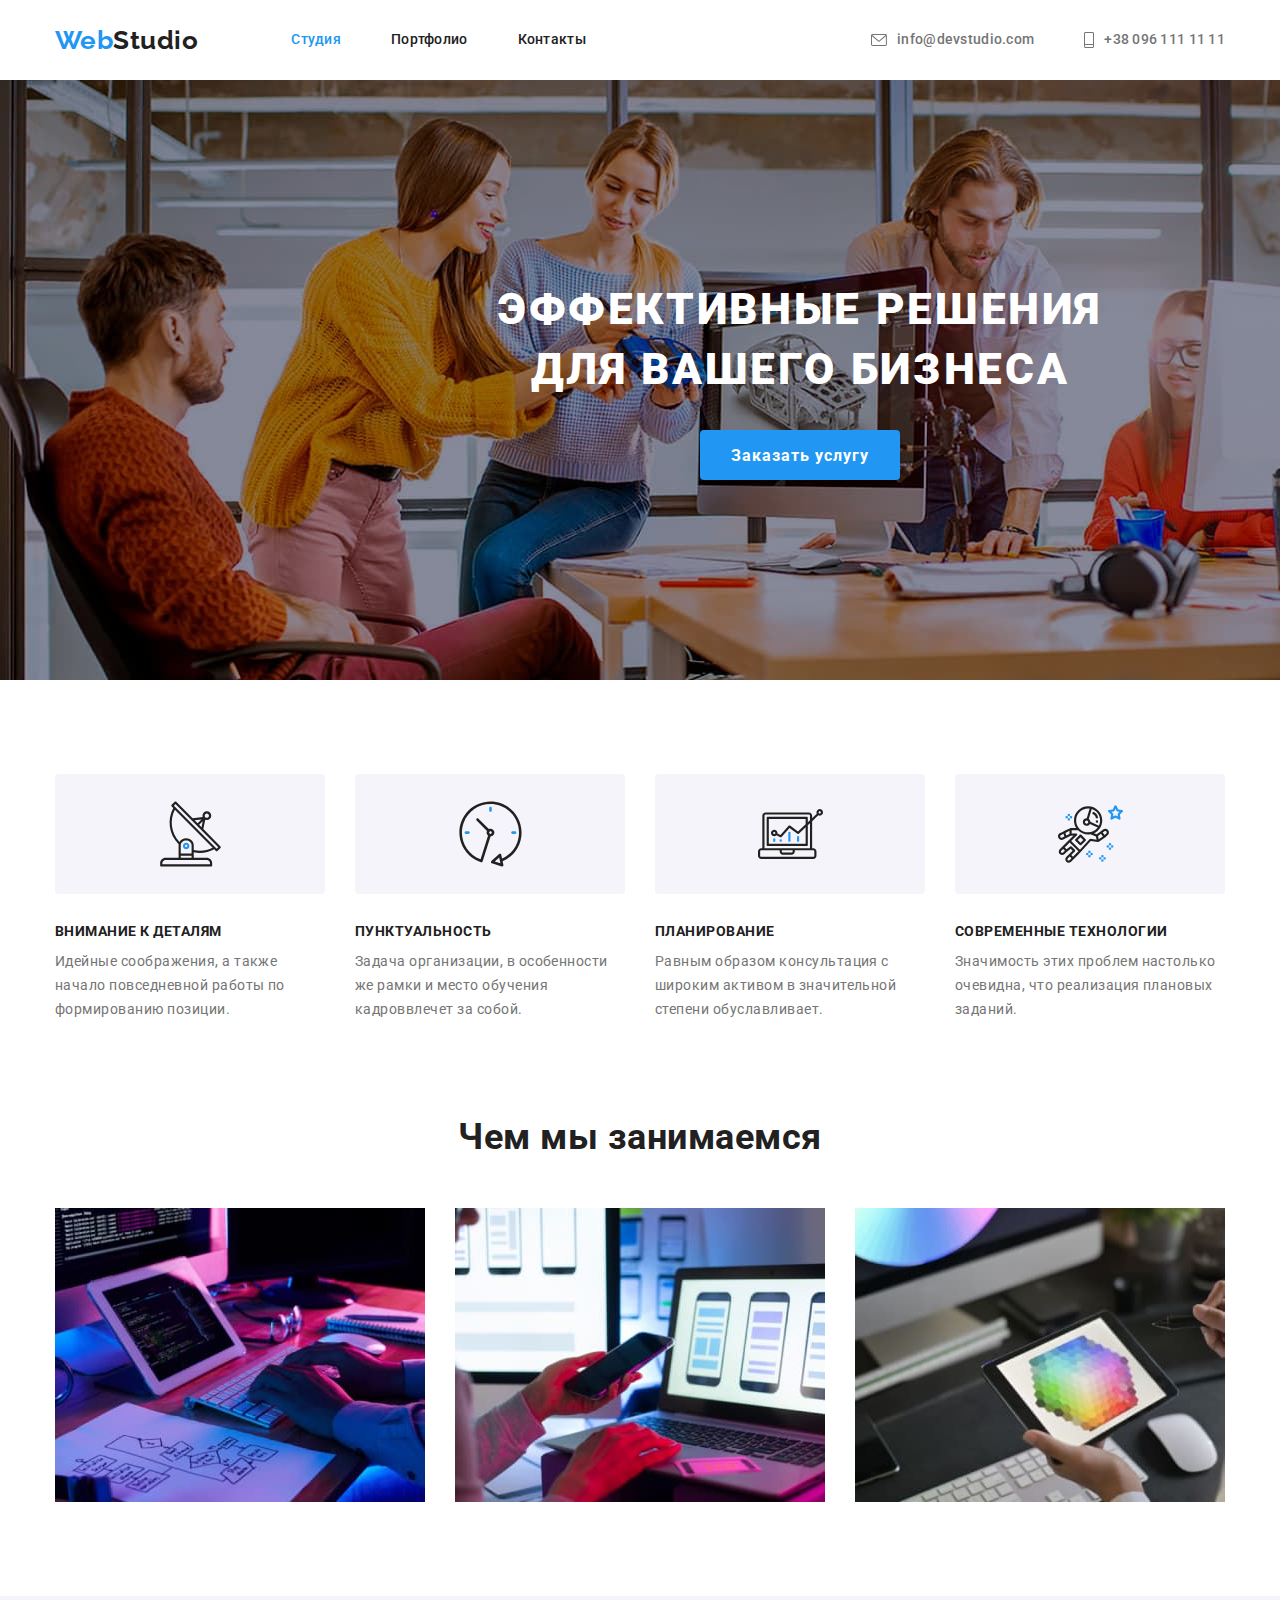
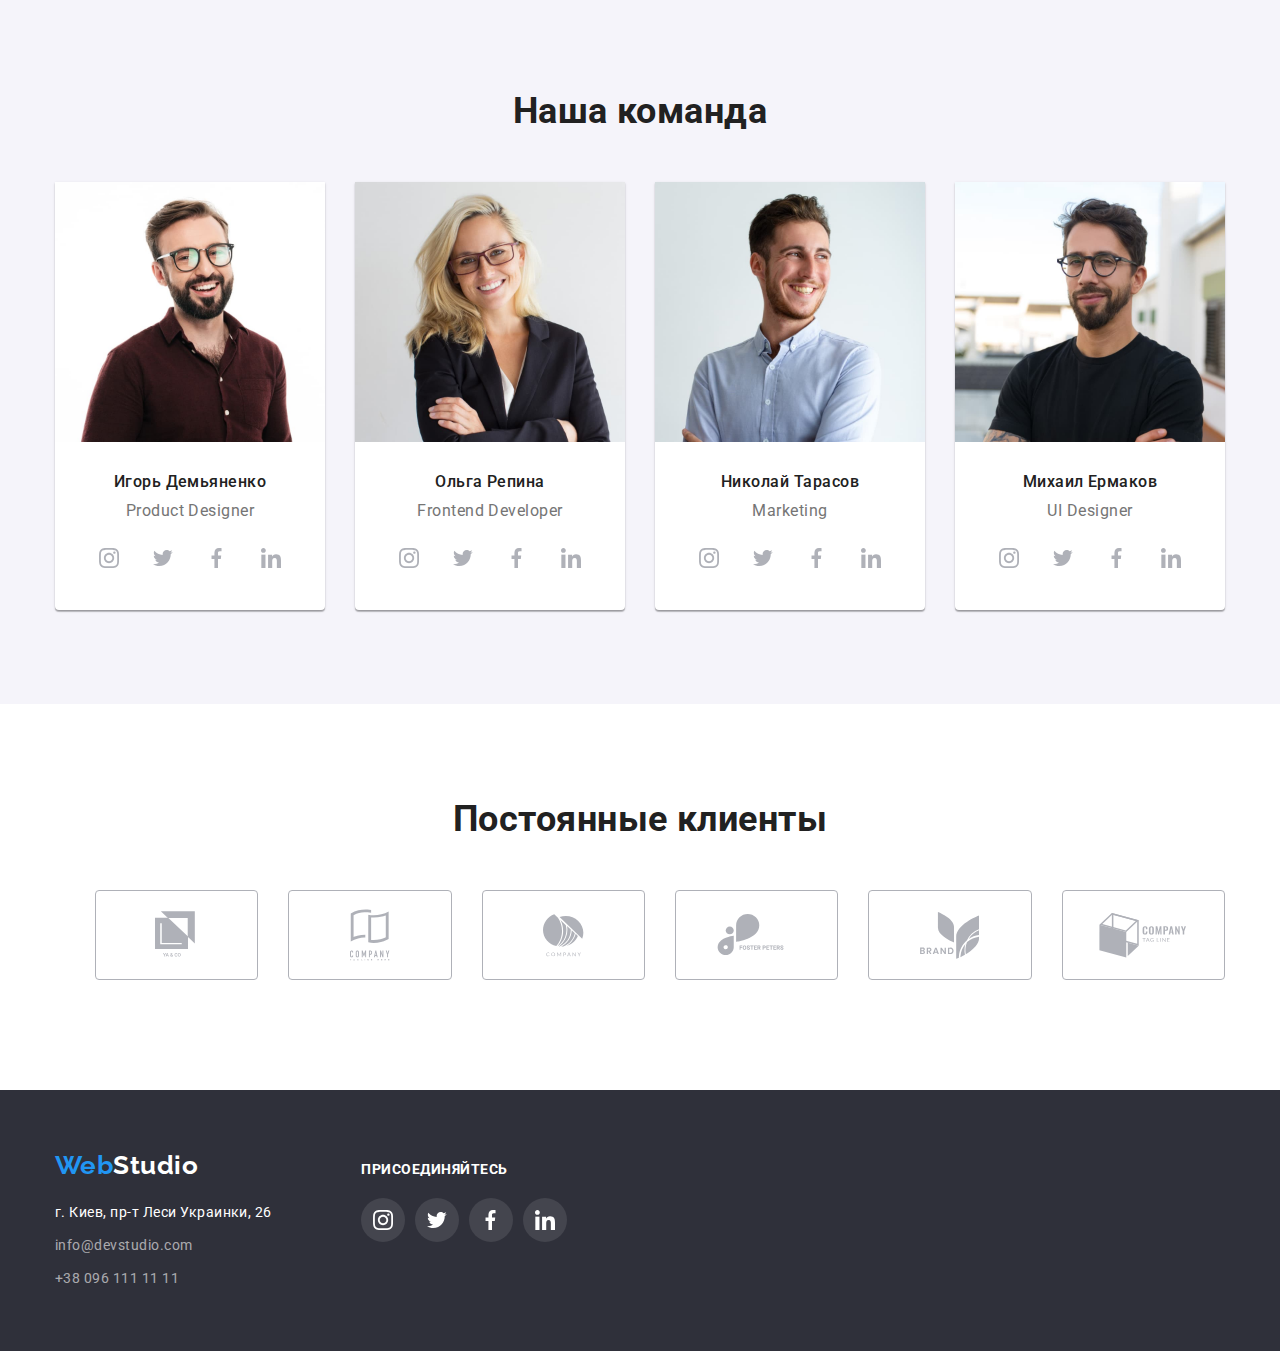
<file: index.html>
<!DOCTYPE html>
<html lang="ru">

<head>
  <meta charset="UTF-8" />
  <link rel="stylesheet" href="https://fonts.googleapis.com/css2?family=Roboto:wght@400;500;700;900&display=swap">
  <link rel="stylesheet" href="https://fonts.googleapis.com/css2?family=Raleway:wght@700&display=swap">
  <link rel="stylesheet" href="https://cdnjs.cloudflare.com/ajax/libs/modern-normalize/1.0.0/modern-normalize.min.css">
  <link rel="stylesheet" href="./css/style.css" />
  <title>WebStudio</title>
</head>

<body>
  <header>
    <div class="container header">
      <nav class="nav">
        <a href="./index.html" lang="en" class="logo"><span>Web</span>Studio</a>
        <ul class="site-nav list">
          <li class="nav-item"><a href="./index.html" class="link current">Студия</a></li>
          <li class="nav-item"><a href="./portfolio.html" class="link">Портфолио</a></li>
          <li class="nav-item"><a href="#" class="link">Контакты</a></li>
        </ul>
      </nav>
      <address class="contact-nav">
        <a href="mailto:info@devstudio.com" class="contact-link">
          <svg class="contact-icon" width="16" height="12">
            <use href="./images/svg-sprite/symbol-defs.svg#icon-mail"></use>
          </svg>info@devstudio.com
        </a>
        <a href="tel:+380961111111" class="contact-link">
          <svg class="contact-icon" width="10" height="16">
            <use href="./images/svg-sprite/symbol-defs.svg#icon-telefon"></use>
          </svg>+38 096 111 11 11</a>
      </address>
    </div>
  </header>

  <main>
    <!--Секция Герой-->
    <section class="hero">
      <div class="container-hero">

        <h1 class="hero-title">Эффективные решения <br>
          для вашего бизнеса</h1>
        <a href="#" class="hero-link">Заказать услугу</a>

      </div>
    </section>

    <!--Секция "Наши преимущества"-->
    <section class="section">
      <div class="container">
        <h2 class="visually-hidden">Наши преимущества</h2>
        <ul class="advantage-list list">
          <li class="advantage-item">
            <div class="box-icon">
              <svg class="advantage-icon">
                <use href="./images/svg-sprite/symbol-defs.svg#icon-advantages1"></use>
              </svg>
            </div>
            <h3 class="advantage-subtitle">Внимание к деталям</h3>
            <p class="advantage-text">
              Идейные соображения, а также начало повседневной работы по
              формированию позиции.
            </p>
          </li>
          <li class="advantage-item">
            <div class="box-icon">
              <svg class="advantage-icon">
                <use href="./images/svg-sprite/symbol-defs.svg#icon-advantages2"></use>
              </svg>
            </div>
            <h3 class="advantage-subtitle">Пунктуальность</h3>
            <p class="advantage-text">
              Задача организации, в особенности же рамки и место обучения
              кадроввлечет за собой.
            </p>
          </li>
          <li class="advantage-item">
            <div class="box-icon">
              <svg class="advantage-icon">
                <use href="./images/svg-sprite/symbol-defs.svg#icon-advantages3"></use>
              </svg>
            </div>
            <h3 class="advantage-subtitle">Планирование</h3>
            <p class="advantage-text">
              Равным образом консультация с широким активом в значительной
              степени обуславливает.
            </p>
          </li>
          <li class="advantage-item">
            <div class="box-icon">
              <svg class="advantage-icon">
                <use href="./images/svg-sprite/symbol-defs.svg#icon-advantages4"></use>
              </svg>
            </div>
            <h3 class="advantage-subtitle">Современные технологии</h3>
            <p class="advantage-text">
              Значимость этих проблем настолько очевидна, что реализация
              плановых заданий.
            </p>
          </li>
        </ul>
      </div>
    </section>

    <!--Секция "Чем мы занимаемся"-->
    <section class="section activity">
      <div class="container">
        <h2 class="section-title">Чем мы занимаемся</h2>
        <ul class="activity-list list">
          <li class="activity-item">
            <a href="#" class="activity-link">
              <img src="./images/activity/activity1.jpg" alt="Десктопные приложения" class="activity-img">
              <!--<p class="activity-text">Десктопные приложения</p>-->
            </a>
          </li>
          <li class="activity-item">
            <a href="#" class="activity-link">
              <img src="./images/activity/activity2.jpg" alt="Мобильные приложения" class="activity-img">
              <!--<p class="activity-text">Мобильные приложения</p>-->
            </a>
          </li>
          <li class="activity-item">
            <a href="#" class="activity-link">
              <img src="./images/activity/activity3.jpg" alt="Дизайнерские решения" class="activity-img">
              <!--<p class="activity-text">Дизайнерские решения</p>-->
            </a>
          </li>
        </ul>
      </div>
    </section>

    <!--Секция "Наша команда"-->
    <section class="section team">
      <div class="container">
        <h2 class="section-title">Наша команда</h2>
        <ul class="team-list list">
          <li class="team-card">
            <img src="./images/our-team/teammate1.jpg" alt="Игорь Демьяненко" width="270" />
            <div class="team-box">
              <h3 class="team-subtitle">Игорь Демьяненко</h3>
              <p lang="en" class="team-text">Product Designer</p>
              <ul class="team-list list">
                <li class="team-item"><a href="#" class="team-link"><svg class="team-icon">
                      <use href="./images/svg-sprite/symbol-defs.svg#icon-instagram"></use>
                    </svg></a></li>
                <li class="team-item"><a href="#" class="team-link"><svg class="team-icon">
                      <use href="./images/svg-sprite/symbol-defs.svg#icon-twitter"></use>
                    </svg></a></li>
                <li class="team-item"><a href="#" class="team-link"><svg class="team-icon">
                      <use href="./images/svg-sprite/symbol-defs.svg#icon-facebook"></use>
                    </svg></a></li>
                <li class="team-item"><a href="#" class="team-link"><svg class="team-icon">
                      <use href="./images/svg-sprite/symbol-defs.svg#icon-linkedin"></use>
                    </svg></a></li>
              </ul>
            </div>
          </li>
          <li class="team-card">
            <img src="./images/our-team/teammate2.jpg" alt="Ольга Репина" width="270" />
            <div class="team-box">
              <h3 class="team-subtitle">Ольга Репина</h3>
              <p lang="en" class="team-text">Frontend Developer</p>
              <ul class="team-list list">
                <li class="team-item"><a href="#" class="team-link"><svg class="team-icon">
                      <use href="./images/svg-sprite/symbol-defs.svg#icon-instagram"></use>
                    </svg></a></li>
                <li class="team-item"><a href="#" class="team-link"><svg class="team-icon">
                      <use href="./images/svg-sprite/symbol-defs.svg#icon-twitter"></use>
                    </svg></a></li>
                <li class="team-item"><a href="#" class="team-link"><svg class="team-icon">
                      <use href="./images/svg-sprite/symbol-defs.svg#icon-facebook"></use>
                    </svg></a></li>
                <li class="team-item"><a href="#" class="team-link"><svg class="team-icon">
                      <use href="./images/svg-sprite/symbol-defs.svg#icon-linkedin"></use>
                    </svg></a></li>
              </ul>
            </div>
          </li>
          <li class="team-card">
            <img src="./images/our-team/teammate3.jpg" alt="Николай Тарасов" width="270" />
            <div class="team-box">
              <h3 class="team-subtitle">Николай Тарасов</h3>
              <p lang="en" class="team-text">Marketing</p>
              <ul class="team-list list">
                <li class="team-item"><a href="#" class="team-link"><svg class="team-icon">
                      <use href="./images/svg-sprite/symbol-defs.svg#icon-instagram"></use>
                    </svg></a></li>
                <li class="team-item"><a href="#" class="team-link"><svg class="team-icon">
                      <use href="./images/svg-sprite/symbol-defs.svg#icon-twitter"></use>
                    </svg></a></li>
                <li class="team-item"><a href="#" class="team-link"><svg class="team-icon">
                      <use href="./images/svg-sprite/symbol-defs.svg#icon-facebook"></use>
                    </svg></a></li>
                <li class="team-item"><a href="#" class="team-link"><svg class="team-icon">
                      <use href="./images/svg-sprite/symbol-defs.svg#icon-linkedin"></use>
                    </svg></a></li>
              </ul>
            </div>
          </li>
          <li class="team-card">
            <img src="./images/our-team/teammate4.jpg" alt="Михаил Ермаков" width="270" />
            <div class="team-box">
              <h3 class="team-subtitle">Михаил Ермаков</h3>
              <p lang="en" class="team-text">UI Designer</p>
              <ul class="team-list list">
                <li class="team-item"><a href="#" class="team-link"><svg class="team-icon">
                      <use href="./images/svg-sprite/symbol-defs.svg#icon-instagram"></use>
                    </svg></a></li>
                <li class="team-item"><a href="#" class="team-link"><svg class="team-icon">
                      <use href="./images/svg-sprite/symbol-defs.svg#icon-twitter"></use>
                    </svg></a></li>
                <li class="team-item"><a href="#" class="team-link"><svg class="team-icon">
                      <use href="./images/svg-sprite/symbol-defs.svg#icon-facebook"></use>
                    </svg></a></li>
                <li class="team-item"><a href="#" class="team-link"><svg class="team-icon">
                      <use href="./images/svg-sprite/symbol-defs.svg#icon-linkedin"></use>
                    </svg></a></li>
              </ul>
            </div>
          </li>
        </ul>
      </div>
    </section>

    <!--Секция "Постоянные клиенты"-->
    <section class="section">
      <div class="container">
        <h2 class="section-title">Постоянные клиенты</h2>
        <ul class="client-list list">
          <li class="client-item">
            <a href="#" class="client-link">
              <svg class="client-icon" width="44" height="49">
                <use href="./images/svg-sprite/symbol-defs.svg#icon-logo-1"></use>
              </svg>
            </a>
          </li>
          <li class="client-item">
            <a href="#" class="client-link">
              <svg class="client-icon" width="40" height="52">
                <use href="./images/svg-sprite/symbol-defs.svg#icon-logo-2"></use>
              </svg>
            </a>
          </li>
          <li class="client-item">
            <a href="#" class="client-link">
              <svg class="client-icon" width="41" height="43">
                <use href="./images/svg-sprite/symbol-defs.svg#icon-logo-3"></use>
              </svg>
            </a>
          </li>
          <li class="client-item">
            <a href="#" class="client-link">
              <svg class="client-icon" width="80" height="42">
                <use href="./images/svg-sprite/symbol-defs.svg#icon-logo-4"></use>
              </svg>
            </a>
          </li>
          <li class="client-item">
            <a href="#" class="client-link">
              <svg class="client-icon" width="59" height="47">
                <use href="./images/svg-sprite/symbol-defs.svg#icon-logo-5"></use>
              </svg>
            </a>
          </li>
          <li class="client-item">
            <a href="#" class="client-link">
              <svg class="client-icon" width="88" height="45">
                <use href="./images/svg-sprite/symbol-defs.svg#icon-logo-6"></use>
              </svg>
            </a>
          </li>
        </ul>
      </div>
    </section>
  </main>

  <footer>
    <div class="container footer">
      <!--Секция Наших Данных-->
      <div class="address-footer">
        <a href="#" lang="en" class="logo footer"><span>Web</span>Studio</a>
        <address>
          <ul class="address-list list">
            <li class="address-item"><a href="#" class="address-link"><span>г. Киев, пр-т Леси Украинки, 26</span></a>
            </li>
            <li class="address-item"><a href="mailto:info@devstudio.com" class="address-link">info@devstudio.com</a>
            </li>
            <li class="address-item"><a href="tel:+380961111111" class="address-link">+38 096 111 11 11</a></li>
          </ul>
        </address>
      </div>

      <!--Секция Соц. сетей-->
      <div>
        <b class="social">присоединяйтесь</b>
        <ul class="social-list list">
          <li class="social-item">
            <a href="" class="social-link">
              <svg class="social-icon">
                <use href="./images/svg-sprite/symbol-defs.svg#icon-instagram"></use>
              </svg>
            </a>
          </li>
          <li class="social-item">
            <a href="" class="social-link">
              <svg class="social-icon">
                <use href="./images/svg-sprite/symbol-defs.svg#icon-twitter"></use>
              </svg>
            </a>
          </li>
          <li class="social-item">
            <a href="" class="social-link">
              <svg class="social-icon">
                <use href="./images/svg-sprite/symbol-defs.svg#icon-facebook"></use>
              </svg>
            </a>
          </li>
          <li class="social-item">
            <a href="" class="social-link">
              <svg class="social-icon">
                <use href="./images/svg-sprite/symbol-defs.svg#icon-linkedin"></use>
              </svg>
            </a>
          </li>
        </ul>
      </div>

      <!--Секция подписки на рассылку-->
      <div></div>
    </div>
  </footer>
</body>

</html>
</file>
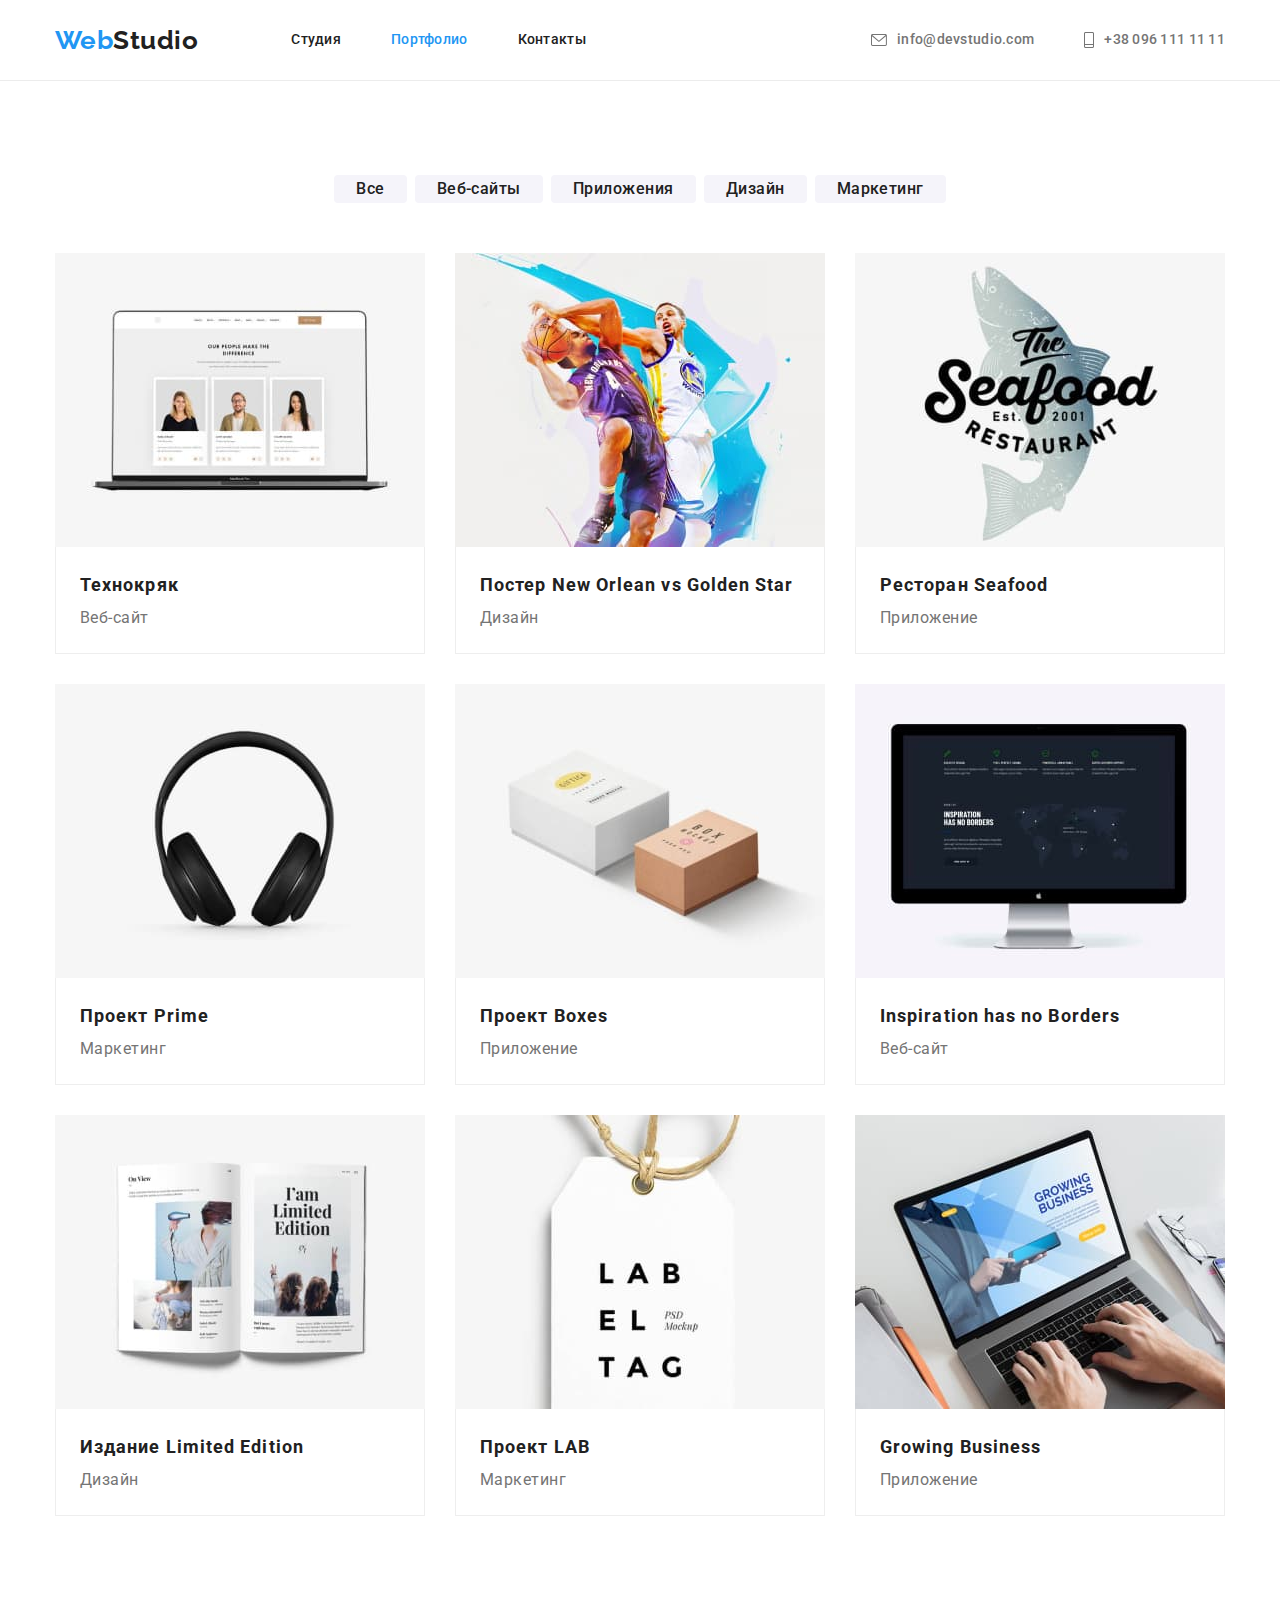
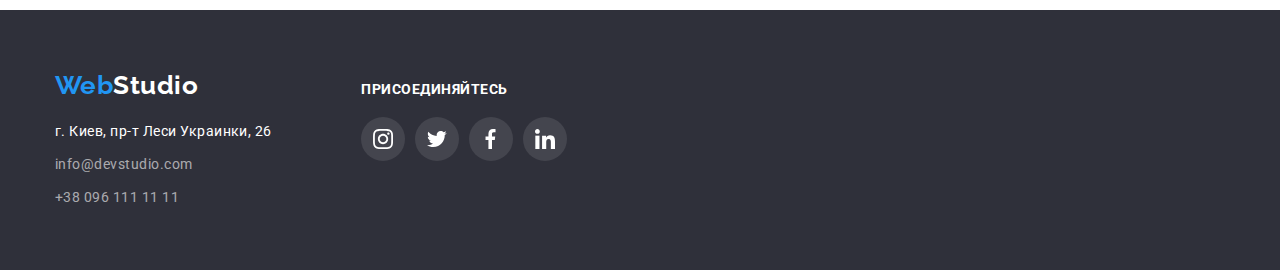
<file: portfolio.html>
<!DOCTYPE html>
<html lang="ru">

<head>
  <meta charset="UTF-8" />
  <link rel="stylesheet" href="https://fonts.googleapis.com/css2?family=Roboto:wght@400;500;700;900&display=swap">
  <link rel="stylesheet" href="https://fonts.googleapis.com/css2?family=Raleway:wght@700&display=swap">
  <link rel="stylesheet" href="https://cdnjs.cloudflare.com/ajax/libs/modern-normalize/1.0.0/modern-normalize.min.css">
  <link rel="stylesheet" href="./css/style.css" />
  <title>Портфолио</title>
</head>

<body>
  <header>
    <div class="container header">
      <nav class="nav">
        <a href="index.html" lang="en" class="logo"><span>Web</span>Studio</a>
        <ul class="site-nav list">
          <li class="nav-item"><a href="./index.html" class="link">Студия</a></li>
          <li class="nav-item"><a href="./portfolio.html" class="link current">Портфолио</a></li>
          <li class="nav-item"><a href="#" class="link">Контакты</a></li>
        </ul>
      </nav>
      <address class="contact-nav">
        <a href="mailto:info@devstudio.com" class="contact-link">
          <svg class="contact-icon" width="16" height="12">
            <use href="./images/svg-sprite/symbol-defs.svg#icon-mail"></use>
          </svg>info@devstudio.com
        </a>
        <a href="tel:+380961111111" class="contact-link">
          <svg class="contact-icon" width="10" height="16">
            <use href="./images/svg-sprite/symbol-defs.svg#icon-telefon"></use>
          </svg>+38 096 111 11 11</a>
      </address>
    </div>
  </header>

  <main class="section portfolio">
    <div class="container">
      <h1 class="visually-hidden">Наши проекты</h1>

      <ul class="button-list list">
        <li class="button-item"><button type="button" class="button">Все</button></li>
        <li class="button-item"><button type="button" class="button">Веб-сайты</button></li>
        <li class="button-item"><button type="button" class="button">Приложения</button></li>
        <li class="button-item"><button type="button" class="button">Дизайн</button></li>
        <li class="button-item"><button type="button" class="button">Маркетинг</button></li>
      </ul>

      <ul class="job-list list">
        <li class="job-card">
          <a href="#" class="job-link">
            <img src="./images/portfolio-page/portfolio/portfolio-img1.jpg" alt="Технокряк" width="370" />
          </a>
          <div class="card-content">
            <h2 class="job-title">Технокряк</h2>
            <p class="job-text">Веб-сайт</p>
          </div>
        </li>
        <li class="job-card">
          <a href="#" class="job-link">
            <img src="./images/portfolio-page/portfolio/portfolio-img2.jpg" alt="Постер New Orlean vs Golden Star"
              width="370" />
          </a>
          <div class="card-content">
            <h2 class="job-title">Постер New Orlean vs Golden Star</h2>
            <p class="job-text">Дизайн</p>
          </div>
        </li>
        <li class="job-card">
          <a href="#" class="job-link">
            <img src="./images/portfolio-page/portfolio/portfolio-img3.jpg" alt="Ресторан Seafood" width="370" />
          </a>
          <div class="card-content">
            <h2 class="job-title">Ресторан Seafood</h2>
            <p class="job-text">Приложение</p>
          </div>
        </li>
        <li class="job-card">
          <a href="#" class="job-link">
            <img src="./images/portfolio-page/portfolio/portfolio-img4.jpg" alt="Проект Prime" width="370" />
          </a>
          <div class="card-content">
            <h2 class="job-title">Проект Prime</h2>
            <p class="job-text">Маркетинг</p>
          </div>
        </li>
        <li class="job-card">
          <a href="#" class="job-link">
            <img src="./images/portfolio-page/portfolio/portfolio-img5.jpg" alt="Проект Boxes" width="370" />
          </a>
          <div class="card-content">
            <h2 class="job-title">Проект Boxes</h2>
            <p class="job-text">Приложение</p>
          </div>
        </li>
        <li class="job-card">
          <a href="#" class="job-link">
            <img src="./images/portfolio-page/portfolio/portfolio-img6.jpg" alt="Inspiration has no Borders"
              width="370" />
          </a>
          <div class="card-content">
            <h2 class="job-title">Inspiration has no Borders</h2>
            <p class="job-text">Веб-сайт</p>
          </div>
        </li>
        <li class="job-card">
          <a href="#" class="job-link">
            <img src="./images/portfolio-page/portfolio/portfolio-img7.jpg" alt="Издание Limited Edition" width="370" />
          </a>
          <div class="card-content">
            <h2 class="job-title">Издание Limited Edition</h2>
            <p class="job-text">Дизайн</p>
          </div>
        </li>
        <li class="job-card">
          <a href="#" class="job-link">
            <img src="./images/portfolio-page/portfolio/portfolio-img8.jpg" alt="Проект LAB" width="370" />
          </a>
          <div class="card-content">
            <h2 class="job-title">Проект LAB</h2>
            <p class="job-text">Маркетинг</p>
          </div>
        </li>
        <li class="job-card">
          <a href="#" class="job-link">
            <img src="./images/portfolio-page/portfolio/portfolio-img9.jpg" alt="Growing Business" width="370" />
          </a>
          <div class="card-content">
            <h2 class="job-title">Growing Business</h2>
            <p class="job-text">Приложение</p>
          </div>
        </li>
      </ul>
    </div>
  </main>

  <footer>
    <div class="container footer">
      <!--Секция Наших Данных-->
      <div class="address-footer">
        <a href="#" lang="en" class="logo footer"><span>Web</span>Studio</a>
        <address>
          <ul class="address-list list">
            <li class="address-item"><a href="#" class="address-link"><span>г. Киев, пр-т Леси Украинки, 26</span></a>
            </li>
            <li class="address-item"><a href="mailto:info@devstudio.com" class="address-link">info@devstudio.com</a>
            </li>
            <li class="address-item"><a href="tel:+380961111111" class="address-link">+38 096 111 11 11</a></li>
          </ul>
        </address>
      </div>

      <!--Секция Соц. сетей-->
      <div>
        <b class="social">присоединяйтесь</b>
        <ul class="social-list list">
          <li class="social-item">
            <a href="" class="social-link">
              <svg class="social-icon">
                <use href="./images/svg-sprite/symbol-defs.svg#icon-instagram"></use>
              </svg>
            </a>
          </li>
          <li class="social-item">
            <a href="" class="social-link">
              <svg class="social-icon">
                <use href="./images/svg-sprite/symbol-defs.svg#icon-twitter"></use>
              </svg>
            </a>
          </li>
          <li class="social-item">
            <a href="" class="social-link">
              <svg class="social-icon">
                <use href="./images/svg-sprite/symbol-defs.svg#icon-facebook"></use>
              </svg>
            </a>
          </li>
          <li class="social-item">
            <a href="" class="social-link">
              <svg class="social-icon">
                <use href="./images/svg-sprite/symbol-defs.svg#icon-linkedin"></use>
              </svg>
            </a>
          </li>
        </ul>
      </div>

      <!--Секция подписки на рассылку-->
      <div></div>
    </div>
  </footer>
</body>

</html>
</file>
<file: css/style.css>
/*Цвет заголовков #212121*/
/*Цвет текста #757575*/
/*Цвет при наведении #2196F3*/
/*Фон кнопок #F5F4FA*/

:root {
    --primary-text-color: #757575;
    --title-text-color: #212121;
    --accent-color: #2196F3;
    --primary-background-color-button: #F5F4FA;
    --background-color-icon: #F5F4FA;
    --primary-color-button: #212121;
    --accent-color-button: #FFFFFF;
    --background-color-card: #FFFFFF;
    --border-color-transparent: transparent;
    --social-icon-color: #AFB1B8;
}

body {
    background-color: #FFFFFF;
    color: var(--primary-text-color);

    font-family: roboto, sans-serif;
    font-weight: 400;
    letter-spacing: 0.03em;
}

.list {
    list-style: none;
}

h1,
h2,
h3,
h4,
h5,
h6 {
    margin: 0;

    color: var(--title-text-color);
    font-weight: 700;
}

.container {
    width: 1200px;

    padding-left: 15px;
    padding-right: 15px;
    margin-left: auto;
    margin-right: auto;
}

.section {
    padding-top: 94px;
    padding-bottom: 94px;
}

.section-title {
    font-size: 36px;
    line-height: 1.17;
    margin-bottom: 50px;
    text-align: center;
}


/*ШАПКА САЙТА---------------------------*/

/*Лого---------------------------------*/
.logo {
    margin-right: 93px;

    font-family: Raleway, sans-serif;
    font-weight: 700;
    font-size: 26px;
    line-height: 1.19;
    text-decoration: none;
    color: #212121;
}

.logo>span {
    color: #2196F3;
}

.container.header {
    display: flex;
    align-items: center;
}

/*Навигация по страницам сайта---------*/

.nav {
    display: flex;
    align-items: center;
}

.site-nav {
    display: flex;
    margin: 0;
    padding: 0;
}

.nav-item:not(:last-child) {
    margin-right: 50px;
}

.site-nav .link {
    display: block;
    padding-top: 32px;
    padding-bottom: 32px;

    color: var(--title-text-color);
    font-weight: 500;
    font-size: 14px;
    line-height: 1.14;
    letter-spacing: 0.02em;
    text-decoration: none;
}

.site-nav .link:hover,
.site-nav .link:focus {
    color: var(--accent-color);
}

.link.current {
    color: var(--accent-color);
}

/*Наши контакты---------------------------*/

.contact-nav {
    display: flex;
    margin-left: auto;
}

.contact-link {
    display: flex;
    justify-content: center;
    align-items: center;

    color: var(--primary-text-color);
    font-style: normal;
    font-weight: 500;
    font-size: 14px;
    line-height: 1.14;
    letter-spacing: 0.02em;
    text-decoration: none;
}

.contact-link:first-child {
    margin-right: 50px;
}

.contact-link:hover,
.contact-link:focus {
    color: var(--accent-color);
}

.contact-icon {
    fill: var(--primary-text-color);
    margin-right: 10px;
}

.contact-link:hover .contact-icon,
.contact-link:focus .contact-icon {
    fill: var(--accent-color);
}

/*ГЛАВНЫЙ КОНТЕНТ САЙТА-----------------*/

/*Герой---------------------------------*/
.hero {
    background-color: #C4C4C4;
}

.container-hero {
    width: 1600px;
    height: 600px;

    margin-right: auto;
    margin-left: auto;
    padding: 200px 452px;

    background-color: #C4C4C4;
    background-image: url(../images/hero/hero.jpg);
}

.hero-title {
    margin-bottom: 30px;

    color: #FFFFFF;
    font-weight: 900;
    font-size: 44px;
    line-height: 1.36;
    letter-spacing: 0.06em;
    text-transform: uppercase;
    text-align: center;
}

.hero-link {
    display: block;
    width: 200px;
    height: 50px;
    margin-right: auto;
    margin-left: auto;
    padding-top: 10px;
    padding-bottom: 10px;

    background-color: #2196F3;
    border: 1px solid var(--border-color-transparent);
    box-shadow: 0px 4px 4px rgba(0, 0, 0, 0.15);
    border-radius: 4px;

    color: #FFFFFF;
    font-weight: 700;
    font-size: 16px;
    line-height: 1.87;
    letter-spacing: 0.06em;
    text-decoration: none;
    text-align: center;
}

/*Наши преимущества----------------------*/

.visually-hidden {
    position: absolute;
    width: 1px;
    height: 1px;
    margin: -1px;
    border: 0;
    padding: 0;

    white-space: nowrap;
    clip-path: inset(100%);
    clip: rect(0 0 0 0);
    overflow: hidden;
}

.advantage-list {
    display: flex;
    flex-wrap: wrap;
    margin: 0;
    padding: 0;
}

.advantage-item {
    width: calc((100% - 3 * 30px) / 4);
    margin-right: 30px;
}

.advantage-item:last-child {
    margin-right: 0;
}

.box-icon {
    display: flex;
    justify-content: center;
    align-items: center;

    margin-bottom: 30px;
    padding-top: 25px;
    padding-bottom: 25px;

    background-color: var(--background-color-icon);
    border-radius: 4px;
}

.advantage-icon {
    width: 65px;
    height: 70px;
}

.advantage-subtitle {
    margin-bottom: 10px;

    font-size: 14px;
    line-height: 1.14;
    text-transform: uppercase;
}

.advantage-text {
    margin: 0;

    font-size: 14px;
    line-height: 1.71;
}

/*Чем мы занимаемся--------------------*/

.section.activity {
    padding-top: 0;
}

.activity-list {
    display: flex;
    margin: 0;
    padding: 0;
}

.activity-item {
    width: calc((100% - 2 * 30px) / 3);
    margin-right: 30px;
}

.activity-item:last-child {
    margin-right: 0;
}

.activity-text {
    background-color: #999999;
    color: #FFFFFF;
    font-weight: 700;
    font-size: 14px;
    line-height: 1.14;
    text-transform: uppercase;
}

.activity-link {
    text-decoration: none;
}

.activity-img {
    display: block;
}

/*Наша Команда--------------------*/

.section.team {
    background-color: #F5F4FA;
}

.team-list {
    display: flex;
    margin: 0;
    padding: 0;
}

.team-card {
    width: calc((100% - 3 * 30px) / 4);
    margin-right: 30px;

    background: var(--background-color-card);
    box-shadow: 0px 1px 3px rgba(0, 0, 0, 0.12), 0px 1px 1px rgba(0, 0, 0, 0.14), 0px 2px 1px rgba(0, 0, 0, 0.2);
    border-radius: 0px 0px 4px 4px;

    text-align: center;
}

.team-card:last-child {
    margin-right: 0;
}

.team-card>img {
    display: block;
}

.team-box {
    padding-top: 30px;
    padding-bottom: 30px;
    padding-left: 32px;
    padding-right: 32px;
}

.team-subtitle {
    margin-bottom: 10px;

    font-weight: 500;
    font-size: 16px;
    line-height: 1.19;
}

.team-text {
    margin: 0;
    margin-bottom: 16px;

    font-size: 16px;
    line-height: 1.19;
}

.team-list {
    display: flex;
}

.team-item {
    width: 44px;
    height: 44px;

    margin-right: 10px;
    padding: 0;
}

.team-item:last-child {
    margin-right: 0;
}

.team-link {
    display: flex;
    justify-content: center;
    align-items: center;
    width: 100%;
    height: 100%;

    border-radius: 50%;
}

.team-icon {
    width: 20px;
    height: 20px;

    fill: var(--social-icon-color);
}

.team-link:hover,
.team-link:focus {
    background-color: var(--accent-color);
}

.team-link:hover .team-icon,
.team-link:focus .team-icon {
    fill: #FFFFFF;
}

/*Постоянные клиенты-----------------------*/

.client-list {
    display: flex;
}

.client-item {
    width: calc((100% - 5 * 30px) / 6);
    height: 90px;

    margin-right: 30px;

    border: 1px solid #AFB1B8;
    border-radius: 4px;
}

.client-item:last-child {
    margin-right: 0;
}

.client-link {
    display: flex;
    justify-content: center;
    align-items: center;
    width: 100%;
    height: 100%;
}

.client-item:hover,
.client-item:focus {
    border-color: var(--accent-color);
}

.client-icon {
    fill: var(--social-icon-color);
}

.client-item:hover .client-icon,
.client-item:focus .client-icon {
    fill: var(--accent-color);
}

/*ПОДВАЛ САЙТА---------------------------*/

/*Наши Данные--------------------------*/

footer {
    background-color: #2F303A;
}

.container.footer {
    display: flex;
    align-items: baseline;
}

.address-footer {
    margin-right: 70px;
    padding-top: 60px;
    padding-bottom: 60px;
}

.address-footer>.logo {
    display: block;
    margin-bottom: 20px;
}

.address-list {
    margin: 0;
    padding: 0;
}

.address-item {
    margin-bottom: 9px;
}

.address-item:last-child {
    margin-bottom: 0;
}

.address-link>span {
    color: #FFFFFF;
    font-size: 14px;
    line-height: 1.71;
}

.address-link {
    color: rgba(255, 255, 255, 0.6);
    font-style: normal;
    font-size: 14px;
    line-height: 1.71;
    text-decoration: none;
}

/*Наши Соц.Сети---------------*/

.logo.footer {
    color: #FFFFFF;
}
.social {
    display: block;
    margin-bottom: 20px;

    color: #FFFFFF;
    font-weight: 700;
    font-size: 14px;
    line-height: 1.14;
    text-transform: uppercase;
}

.social-list {
    display: flex;
    margin: 0;
    padding: 0;
}

.social-item {
    width: 44px;
    height: 44px;

    margin-right: 10px;
}

.social-link {
    display: flex;
    justify-content: center;
    align-items: center;
    width: 100%;
    height: 100%;

    background-color: rgba(255, 255, 255, 0.1);
    border-radius: 50%;
}

.social-link:hover,
.social-link:focus {
    background-color: var(--accent-color);
}

.social-icon {
    width: 20px;
    height: 20px;

    fill: #FFFFFF;
}

/*========================================*/



/*СТРАНИЦА ПОРТФОЛИО---------------------*/


/*ГЛАВНЫЙ КОНТЕНТ СТРАНИЦЫ---------------*/
/*Блок Кнопок----------------------------*/

.section.portfolio {
    border-top: 1px solid #ECECEC;
}

.button-list {
    display: flex;
    justify-content: center;
    margin: 0;
    margin-bottom: 50px;
    padding: 0;
}

.button-item {
    margin-right: 8px;
}

.button-item:last-child {
    margin-right: 0;
}

.button-list .button {
    padding-left: 22px;
    padding-right: 22px;

    background-color: var(--primary-background-color-button);
    border: 0px;
    border-radius: 4px;

    color: var(--primary-color-button);
    font-weight: 500;
    font-size: 16px;
    line-height: 1.62;
    letter-spacing: 0.03em;
    text-align: center;
}

.button-list .button:hover,
.button-list .button:focus {
    background-color: var(--accent-color);
    box-shadow: 0px 3px 1px rgba(0, 0, 0, 0.1), 0px 1px 2px rgba(0, 0, 0, 0.08), 0px 2px 2px rgba(0, 0, 0, 0.12);
    border-radius: 4px;

    color: var(--accent-color-button);
}

/*Блок Примеров наших работ---------------*/

.job-list {
    display: flex;
    flex-wrap: wrap;
    margin: 0;
    padding: 0;
}

.job-card {
    width: calc((100% - 2 * 30px) / 3);
    margin-right: 30px;
    margin-bottom: 30px;

    background-color: var(--background-color-card);
}

.job-card:nth-child(3n) {
    margin-right: 0;
}

.job-card:nth-last-child(-n + 3) {
    margin-bottom: 0;
}

.job-card:hover {
    box-shadow: 0px 1px 1px rgba(0, 0, 0, 0.12), 0px 4px 4px rgba(0, 0, 0, 0.06), 1px 4px 6px rgba(0, 0, 0, 0.16);
}

.job-link>img {
    display: block;
    width: 100%;
}

.card-content {
    padding-top: 20px;
    padding-bottom: 20px;
    padding-left: 24px;
    padding-right: 24px;

    border-right: 1px solid #EEEEEE;
    border-left: 1px solid #EEEEEE;
    border-bottom: 1px solid #EEEEEE;
}

.job-title {
    font-size: 18px;
    line-height: 2;
    letter-spacing: 0.06em;
}

.job-text {
    margin: 0;

    font-size: 16px;
    line-height: 1.87;
}
</file>
